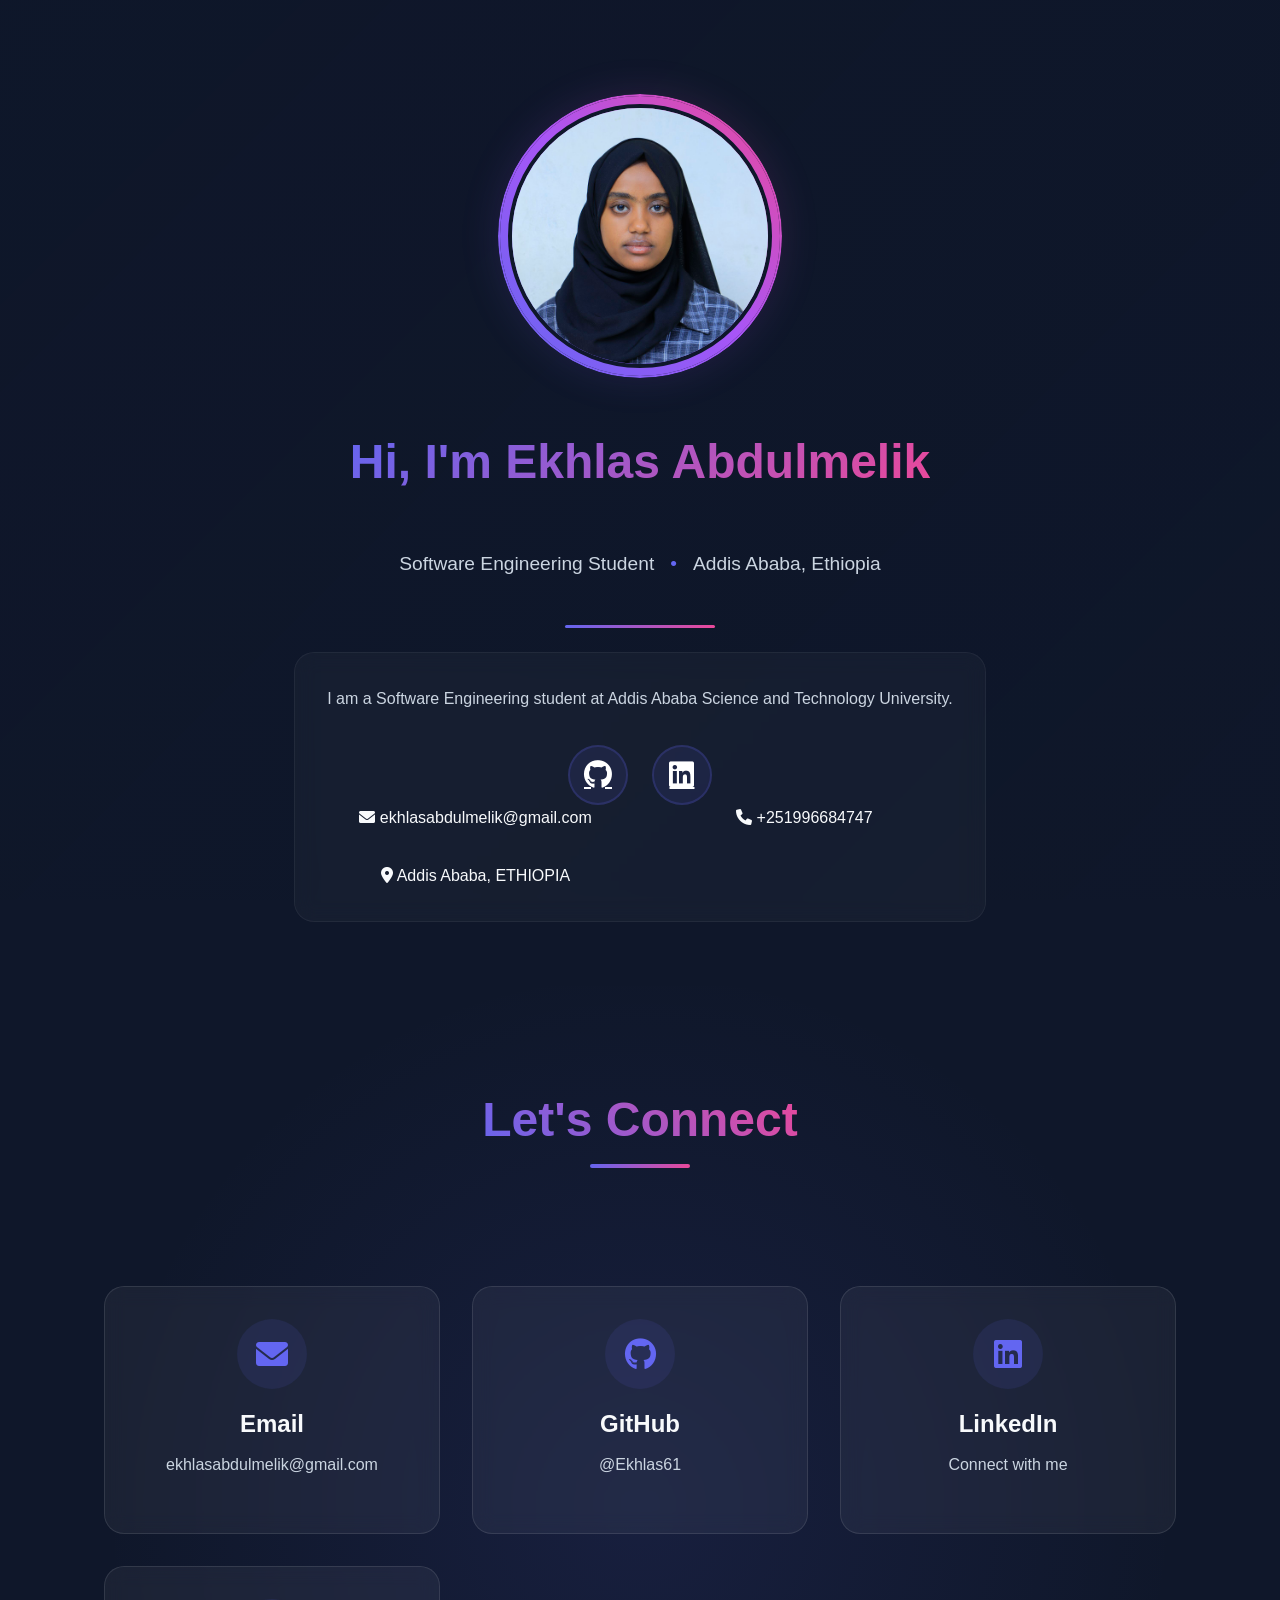
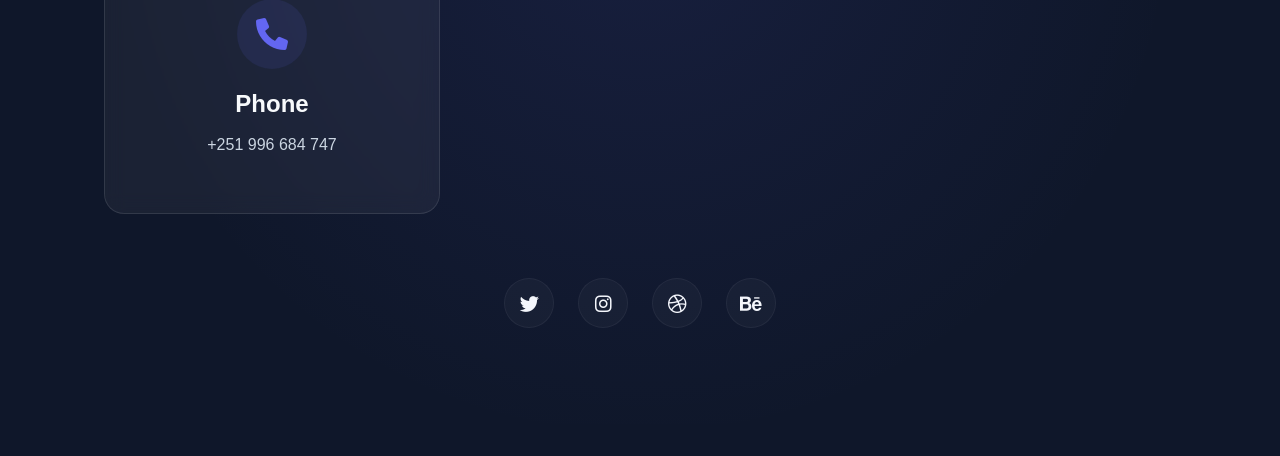
<file: index.html>
<!DOCTYPE html>
<html lang="en">
<head>
    <meta charset="UTF-8">
    <meta name="viewport" content="width=device-width, initial-scale=1.0">
    <title>Ekhlas Abdulmelik | Software Engineering Student</title>
    <link rel="stylesheet" href="style.css">
    <link rel="stylesheet" href="https://cdnjs.cloudflare.com/ajax/libs/font-awesome/6.0.0/css/all.min.css">
</head>
<body>
    <div class="container">
        <!-- Hero Section -->
        <section class="profile" id="profile">
            <div class="profile-content">
                <div class="profile-header">
                    <div class="profile-image-container">
                        <div class="profile-glow"></div>
                        <div class="profile-image">
                            <img src="profile.jpg" alt="Ekhlas Abdulmelik">
                        </div>
                        <div class="profile-dots">
                            <div class="dot"></div>
                            <div class="dot"></div>
                            <div class="dot"></div>
                            <div class="dot"></div>
                        </div>
                        <div class="profile-ring"></div>
                    </div>
                    <h1 class="glowing-text">Hi, I'm <span class="highlight">Ekhlas Abdulmelik</span></h1>
                    <div class="animated-subtitle">
                        <span class="profession">Software Engineering Student</span>
                        <span class="separator">•</span>
                        <span class="location">Addis Ababa, Ethiopia</span>
                    </div>
                </div>
                <div class="profile-description">
                    <p class="bio">
                        I am a Software Engineering student at Addis Ababa Science and Technology University.
                    </p>
                    <div class="social-links">
                        <a href="https://github.com/Ekhlas61" target="_blank" class="social-icon" title="GitHub">
                            <i class="fab fa-github"></i>
                        </a>
                        <a href="https://linkedin.com/" target="_blank" class="social-icon" title="LinkedIn">
                            <i class="fab fa-linkedin"></i>
                        </a>
                        
                    </div>
                    <div class="contact-info">
                        <p><i class="fas fa-envelope"></i> ekhlasabdulmelik@gmail.com</p>
                        <p><i class="fas fa-phone"></i> +251996684747</p>
                        <p><i class="fas fa-map-marker-alt"></i> Addis Ababa, ETHIOPIA</p>
                    </div>
                </div>
            </div>
        </section>

        <!-- Skills Section -->
        

        <!-- Projects Section -->
        

        <!-- Education Section -->
        

        <!-- Contact Section -->
        <section class="contact-section">
            <div class="contact-container">
                <h2 class="section-title">Let's Connect</h2>
                <div class="contact-grid">
                    <a href="mailto:ekhlasabdulmelik@gmail.com" class="contact-card">
                        <div class="contact-icon">
                            <i class="fas fa-envelope"></i>
                        </div>
                        <h3>Email</h3>
                        <p>ekhlasabdulmelik@gmail.com</p>
                        <div class="card-hover">
                            <span>Send Email</span>
                            <i class="fas fa-arrow-right"></i>
                        </div>
                    </a>

                    <a href="https://github.com/Ekhlas61" target="_blank" class="contact-card">
                        <div class="contact-icon">
                            <i class="fab fa-github"></i>
                        </div>
                        <h3>GitHub</h3>
                        <p>@Ekhlas61</p>
                        <div class="card-hover">
                            <span>View Projects</span>
                            <i class="fas fa-arrow-right"></i>
                        </div>
                    </a>

                    <a href="https://linkedin.com/" target="_blank" class="contact-card">
                        <div class="contact-icon">
                            <i class="fab fa-linkedin"></i>
                        </div>
                        <h3>LinkedIn</h3>
                        <p>Connect with me</p>
                        <div class="card-hover">
                            <span>Let's Network</span>
                            <i class="fas fa-arrow-right"></i>
                        </div>
                    </a>

                    <a href="tel:+251996684747" class="contact-card">
                        <div class="contact-icon">
                            <i class="fas fa-phone"></i>
                        </div>
                        <h3>Phone</h3>
                        <p>+251 996 684 747</p>
                        <div class="card-hover">
                            <span>Call Now</span>
                            <i class="fas fa-arrow-right"></i>
                        </div>
                    </a>
                </div>

                <div class="social-links">
                    <a href="#" class="social-link" aria-label="Twitter">
                        <i class="fab fa-twitter"></i>
                    </a>
                    <a href="#" class="social-link" aria-label="Instagram">
                        <i class="fab fa-instagram"></i>
                    </a>
                    <a href="#" class="social-link" aria-label="Dribbble">
                        <i class="fab fa-dribbble"></i>
                    </a>
                    <a href="#" class="social-link" aria-label="Behance">
                        <i class="fab fa-behance"></i>
                    </a>
                </div>
            </div>
        </section>
    </div>

    <script src="script.js"></script>
</body>
</html>
</file>
<file: style.css>
/* Variables */
:root {
    --primary: #6366f1;
    --secondary: #a855f7;
    --accent: #ec4899;
    --background: #0f172a;
    --surface: rgba(30, 41, 59, 0.9);
    --text: #f8fafc;
    --text-secondary: #cbd5e1;
    --success: #22c55e;
    --error: #ef4444;
    --neon-glow: 0 0 20px rgba(99, 102, 241, 0.4);
    --gradient: linear-gradient(135deg, var(--primary), var(--accent));
    --hover-transform: scale(1.05) translateY(-5px);
    --text-glow: 0 0 10px rgba(255, 255, 255, 0.8);
}

/* Base Styles */
* {
    margin: 0;
    padding: 0;
    box-sizing: border-box;
}

html {
    font-size: 16px;
    scroll-behavior: smooth;
}

body {
    font-family: 'Poppins', sans-serif;
    background-color: var(--background);
    color: var(--text);
    line-height: 1.6;
    position: relative;
}

body::before {
    content: '';
    position: fixed;
    top: 0;
    left: 0;
    width: 100%;
    height: 100%;
    background: linear-gradient(
        135deg,
        rgba(15, 23, 42, 0.95),
        rgba(15, 23, 42, 0.85)
    );
    z-index: -1;
}

.container {
    max-width: 1200px;
    margin: 0 auto;
    padding: 2rem;
}

/* Enhanced Profile Layout */
.profile {
    min-height: 100vh;
    display: flex;
    align-items: center;
    justify-content: center;
    padding: 2rem;
    position: relative;
    overflow: hidden;
    text-align: center;
}

.profile-content {
    max-width: 1200px;
    margin: 0 auto;
    padding: 2rem;
    text-align: center;
}

.profile-header {
    display: flex;
    flex-direction: column;
    align-items: center;
    gap: 2rem;
    margin-bottom: 3rem;
    position: relative;
}

.profile-header::after {
    content: '';
    position: absolute;
    bottom: -1.5rem;
    left: 50%;
    transform: translateX(-50%);
    width: 150px;
    height: 3px;
    background: var(--gradient);
    border-radius: 2px;
}

.profile-description {
    max-width: 800px;
    margin: 0 auto;
    padding: 2rem;
    background: rgba(255, 255, 255, 0.03);
    border-radius: 20px;
    border: 1px solid rgba(255, 255, 255, 0.05);
    backdrop-filter: blur(10px);
    transition: transform 0.3s ease, box-shadow 0.3s ease;
}

.profile-description:hover {
    transform: translateY(-5px);
    box-shadow: 0 10px 30px rgba(0, 0, 0, 0.2);
}

.glowing-text {
    font-size: 3rem;
    margin: 1rem 0;
    background: var(--gradient);
    -webkit-background-clip: text;
    background-clip: text;
    color: transparent;
    animation: glow 3s ease-in-out infinite;
}

.animated-subtitle {
    display: flex;
    align-items: center;
    justify-content: center;
    gap: 1rem;
    font-size: 1.2rem;
    color: var(--text-secondary);
    margin-bottom: 1.5rem;
}

.separator {
    color: var(--primary);
    animation: pulse 2s infinite;
}

.bio {
    line-height: 1.8;
    margin-bottom: 2rem;
    color: var(--text-secondary);
}

/* Responsive adjustments */
@media (max-width: 768px) {
    .profile-content {
        padding: 1rem;
    }

    .profile-description {
        padding: 1.5rem;
    }

    .glowing-text {
        font-size: 2.2rem;
    }

    .animated-subtitle {
        flex-direction: column;
        gap: 0.5rem;
    }

    .separator {
        display: none;
    }
}

/* Profile Grid Layout */
.profile-grid {
    display: flex;
    flex-direction: column;
    align-items: center;
    gap: 2rem;
}

/* Profile Image Styles */
.profile-image-container {
    position: relative;
    width: 280px;
    height: 280px;
    margin: 0 auto;
    animation: gentle-float 6s ease-in-out infinite;
}

.profile-glow {
    position: absolute;
    width: 100%;
    height: 100%;
    border-radius: 50%;
    background: linear-gradient(
        45deg,
        rgba(99, 102, 241, 0.3),
        rgba(168, 85, 247, 0.3),
        rgba(236, 72, 153, 0.3)
    );
    filter: blur(20px);
    opacity: 0.5;
    animation: pulse 3s ease-in-out infinite;
}

.profile-image {
    position: relative;
    width: 100%;
    height: 100%;
    border-radius: 50%;
    padding: 8px;
    background: linear-gradient(
        45deg,
        var(--primary),
        var(--secondary),
        var(--accent)
    );
    z-index: 2;
}

.profile-image img {
    width: 100%;
    height: 100%;
    border-radius: 50%;
    object-fit: cover;
    border: 4px solid var(--background);
    transition: all 0.5s ease;
    position: relative;
    z-index: 3;
}

.profile-ring {
    position: absolute;
    inset: -2px;
    border-radius: 50%;
    border: 2px solid transparent;
    background: linear-gradient(
        45deg,
        var(--primary),
        var(--secondary),
        var(--accent)
    ) border-box;
    -webkit-mask:
        linear-gradient(#fff 0 0) padding-box,
        linear-gradient(#fff 0 0);
    mask:
        linear-gradient(#fff 0 0) padding-box,
        linear-gradient(#fff 0 0);
    -webkit-mask-composite: destination-out;
    mask-composite: exclude;
}

.profile-dots {
    position: absolute;
    width: 100%;
    height: 100%;
    top: 0;
    left: 0;
    z-index: 1;
}

.dot {
    position: absolute;
    width: 8px;
    height: 8px;
    border-radius: 50%;
    background: var(--primary);
    filter: blur(2px);
    animation: pulse 2s infinite;
}

.dot:nth-child(1) {
    top: 5%;
    left: 50%;
    transform: translateX(-50%);
    background: var(--primary);
}

.dot:nth-child(2) {
    top: 50%;
    right: 5%;
    transform: translateY(-50%);
    background: var(--secondary);
    animation-delay: 0.5s;
}

.dot:nth-child(3) {
    bottom: 5%;
    left: 50%;
    transform: translateX(-50%);
    background: var(--accent);
    animation-delay: 1s;
}

.dot:nth-child(4) {
    top: 50%;
    left: 5%;
    transform: translateY(-50%);
    background: var(--primary);
    animation-delay: 1.5s;
}

/* Enhanced Animations */
@keyframes gentle-float {
    0%, 100% {
        transform: translateY(0);
    }
    50% {
        transform: translateY(-10px);
    }
}

@keyframes pulse {
    0%, 100% {
        transform: scale(1);
        opacity: 0.5;
    }
    50% {
        transform: scale(1.2);
        opacity: 0.2;
    }
}

/* Hover Effects */
.profile-image-container:hover .profile-glow {
    filter: blur(25px);
    opacity: 0.7;
}

.profile-image-container:hover img {
    transform: scale(1.05);
    box-shadow: 0 0 30px rgba(99, 102, 241, 0.3);
}

.profile-image-container:hover .dot {
    animation-duration: 1.5s;
}

/* Shine Effect */
.profile-image::after {
    content: '';
    position: absolute;
    top: -50%;
    left: -50%;
    width: 200%;
    height: 200%;
    background: linear-gradient(
        45deg,
        transparent,
        rgba(255, 255, 255, 0.3),
        transparent
    );
    transform: translate(-100%, -100%);
    animation: shine 3s infinite;
    z-index: 4;
}

@keyframes shine {
    0% {
        transform: translate(-100%, -100%);
    }
    100% {
        transform: translate(50%, 50%);
    }
}

/* Responsive Design */
@media (max-width: 768px) {
    .profile-image-container {
        width: 220px;
        height: 220px;
    }

    .dot {
        width: 6px;
        height: 6px;
    }
}

/* Enhanced Sections */
section {
    padding: 6rem 0;
    text-align: center;
    position: relative;
}

.section-container {
    max-width: 1200px;
    margin: 0 auto;
    padding: 0 2rem;
    position: relative;
}

.section-title {
    font-size: 2.5rem;
    margin-bottom: 3rem;
    position: relative;
    display: inline-block;
}

.section-title::before {
    content: '';
    position: absolute;
    width: 50px;
    height: 50px;
    background: var(--gradient);
    opacity: 0.2;
    border-radius: 50%;
    left: -20px;
    top: -10px;
    z-index: -1;
}

/* Enhanced Cards Layout */
.cards-grid {
    display: grid;
    grid-template-columns: repeat(auto-fit, minmax(300px, 1fr));
    gap: 2rem;
    margin: 0 auto;
    max-width: 1200px;
}

.card {
    background: rgba(30, 41, 59, 0.7);
    backdrop-filter: blur(10px);
    border-radius: 20px;
    padding: 2rem;
    text-align: center;
    transition: transform 0.3s ease;
    position: relative;
    overflow: hidden;
}

.card::before {
    content: '';
    position: absolute;
    inset: 0;
    border-radius: 20px;
    padding: 1px;
    background: linear-gradient(45deg, 
        rgba(99, 102, 241, 0.3), 
        rgba(168, 85, 247, 0.3)
    );
    -webkit-mask: 
        linear-gradient(#fff 0 0) content-box, 
        linear-gradient(#fff 0 0);
    mask: 
        linear-gradient(#fff 0 0) content-box, 
        linear-gradient(#fff 0 0);
    -webkit-mask-composite: xor;
    mask-composite: exclude;
}

.card:hover {
    transform: translateY(-5px);
}

/* Enhanced Contact Section */
.contact-section {
    padding: 6rem 0;
    background: var(--background);
    position: relative;
    overflow: hidden;
}

.contact-section::before {
    content: '';
    position: absolute;
    top: 0;
    left: 0;
    right: 0;
    height: 100%;
    background: radial-gradient(circle at 50% 50%, 
        rgba(99, 102, 241, 0.1) 0%,
        transparent 70%);
    pointer-events: none;
}

.contact-container {
    max-width: 1200px;
    margin: 0 auto;
    padding: 0 2rem;
}

.contact-grid {
    display: grid;
    grid-template-columns: repeat(auto-fit, minmax(250px, 1fr));
    gap: 2rem;
    margin: 4rem 0;
}

.contact-card {
    background: rgba(255, 255, 255, 0.03);
    border-radius: 20px;
    padding: 2rem;
    text-align: center;
    position: relative;
    overflow: hidden;
    transition: all 0.4s ease;
    text-decoration: none;
    border: 1px solid rgba(255, 255, 255, 0.05);
}

.contact-card::before {
    content: '';
    position: absolute;
    top: 0;
    left: 0;
    width: 100%;
    height: 100%;
    background: var(--gradient);
    opacity: 0;
    transition: opacity 0.4s ease;
    z-index: 1;
}

.contact-card:hover {
    transform: translateY(-10px);
    border-color: var(--primary);
}

.contact-card:hover::before {
    opacity: 0.1;
}

.contact-icon {
    width: 70px;
    height: 70px;
    margin: 0 auto 1.5rem;
    display: flex;
    align-items: center;
    justify-content: center;
    font-size: 2rem;
    color: var(--primary);
    background: rgba(99, 102, 241, 0.1);
    border-radius: 50%;
    transition: all 0.4s ease;
    position: relative;
    z-index: 2;
}

.contact-card:hover .contact-icon {
    background: var(--primary);
    color: var(--background);
    transform: scale(1.1);
}

.contact-card h3 {
    color: var(--text);
    font-size: 1.5rem;
    margin-bottom: 0.5rem;
    position: relative;
    z-index: 2;
}

.contact-card p {
    color: var(--text-secondary);
    margin-bottom: 1.5rem;
    position: relative;
    z-index: 2;
}

.card-hover {
    position: absolute;
    bottom: 0;
    left: 0;
    right: 0;
    padding: 1rem;
    background: var(--gradient);
    display: flex;
    align-items: center;
    justify-content: center;
    gap: 0.5rem;
    transform: translateY(100%);
    transition: transform 0.4s ease;
}

.contact-card:hover .card-hover {
    transform: translateY(0);
}

.card-hover span {
    color: white;
    font-weight: 500;
}

.card-hover i {
    transition: transform 0.3s ease;
}

.contact-card:hover .card-hover i {
    transform: translateX(5px);
}

.social-links {
    display: flex;
    justify-content: center;
    gap: 1.5rem;
    margin-top: 3rem;
}

.social-link {
    width: 50px;
    height: 50px;
    border-radius: 50%;
    display: flex;
    align-items: center;
    justify-content: center;
    background: rgba(255, 255, 255, 0.03);
    color: var(--text);
    font-size: 1.2rem;
    transition: all 0.4s ease;
    border: 1px solid rgba(255, 255, 255, 0.05);
    text-decoration: none;
}

.social-link:hover {
    background: var(--gradient);
    color: white;
    transform: translateY(-5px);
}

/* Responsive Design */
@media (max-width: 768px) {
    .contact-section {
        padding: 4rem 0;
    }

    .contact-grid {
        grid-template-columns: 1fr;
        gap: 1.5rem;
    }

    .contact-card {
        padding: 1.5rem;
    }

    .social-links {
        gap: 1rem;
    }

    .social-link {
        width: 40px;
        height: 40px;
        font-size: 1rem;
    }
}

/* Enhanced Social Links */
.social-links {
    display: flex;
    gap: 1.5rem;
    margin-top: 2rem;
    justify-content: center;
}

.social-icon {
    font-size: 1.5rem;
    color: var(--text);
    background: rgba(99, 102, 241, 0.1);
    border: 2px solid rgba(99, 102, 241, 0.2);
    padding: 0.8rem;
    border-radius: 12px;
    transition: all 0.4s ease;
    display: flex;
    align-items: center;
    justify-content: center;
}

.social-icon:hover {
    transform: translateY(-5px);
    background: var(--gradient);
    border-color: transparent;
    box-shadow: var(--neon-glow);
}

/* Enhanced Form */
.contact-form-container {
    background: var(--surface);
    padding: 3rem;
    border-radius: 20px;
    border: 1px solid rgba(99, 102, 241, 0.2);
    box-shadow: 0 10px 30px rgba(0, 0, 0, 0.2);
}

.form-group {
    margin-bottom: 1.5rem;
}

.form-group label {
    display: block;
    color: var(--text);
    margin-bottom: 0.5rem;
    font-size: 0.9rem;
}

.form-group input,
.form-group textarea {
    width: 100%;
    padding: 1rem;
    background: rgba(99, 102, 241, 0.1);
    border: 1px solid rgba(99, 102, 241, 0.2);
    border-radius: 10px;
    color: var(--text);
    font-size: 1rem;
    transition: all 0.3s ease;
}

.form-group input:focus,
.form-group textarea:focus {
    outline: none;
    border-color: var(--accent);
    box-shadow: 0 0 0 3px rgba(236, 72, 153, 0.1);
    background: rgba(99, 102, 241, 0.15);
}

.submit-btn {
    width: 100%;
    padding: 1rem;
    background: var(--gradient);
    border: none;
    border-radius: 10px;
    color: var(--text);
    font-size: 1rem;
    font-weight: 600;
    cursor: pointer;
    transition: all 0.4s ease;
    display: flex;
    align-items: center;
    justify-content: center;
    gap: 0.5rem;
}

.submit-btn:hover {
    transform: translateY(-3px);
    box-shadow: var(--neon-glow);
}

.submit-btn i {
    transition: transform 0.4s ease;
}

.submit-btn:hover i {
    transform: translateX(5px);
}

/* Animations */
@keyframes float {
    0%, 100% { transform: translateY(0); }
    50% { transform: translateY(-20px); }
}

/* Enhanced Responsive Design */
@media (max-width: 768px) {
    .profile-image-container {
        animation: float 4s ease-in-out infinite;
    }
    
    .project-card:hover {
        transform: translateY(-5px) scale(1.01);
    }
    
    .custom-cursor {
        display: none;
    }
}

/* Scroll Progress Bar */
.scroll-progress {
    position: fixed;
    top: 0;
    left: 0;
    width: 100%;
    height: 4px;
    background: linear-gradient(90deg, #6366f1, #a855f7, #ec4899);
    transform-origin: 0 50%;
    transform: scaleX(0);
    z-index: 1000;
}

/* Enhanced Profile Section */
.skill-item {
    position: relative;
    overflow: hidden;
    background: rgba(99, 102, 241, 0.1);
    backdrop-filter: blur(10px);
    border: 2px solid rgba(99, 102, 241, 0.2);
    padding: 1.5rem;
    border-radius: 15px;
    transition: all 0.4s ease;
}

.skill-item:hover {
    transform: var(--hover-transform);
    border-color: #6366f1;
    box-shadow: var(--neon-glow);
}

.skill-item::before {
    content: '';
    position: absolute;
    top: -50%;
    left: -50%;
    width: 200%;
    height: 200%;
    background: radial-gradient(circle, rgba(99, 102, 241, 0.2), transparent 70%);
    opacity: 0;
    transition: all 0.4s ease;
}

.skill-item:hover::before {
    opacity: 1;
    transform: translate(25%, 25%);
}

/* Enhanced Project Cards */
.project-card {
    position: relative;
    overflow: hidden;
    background: rgba(99, 102, 241, 0.1);
    backdrop-filter: blur(10px);
    border: 2px solid rgba(99, 102, 241, 0.2);
    border-radius: 20px;
    padding: 2rem;
    transition: all 0.4s cubic-bezier(0.175, 0.885, 0.32, 1.275);
}

.project-card::before {
    content: '';
    position: absolute;
    top: 0;
    left: -100%;
    width: 100%;
    height: 100%;
    background: linear-gradient(
        90deg,
        transparent,
        rgba(255, 255, 255, 0.2),
        transparent
    );
    transition: all 0.6s ease;
}

.project-card:hover {
    transform: var(--hover-transform);
    border-color: #6366f1;
    box-shadow: var(--neon-glow);
}

.project-card:hover::before {
    left: 100%;
}

/* Enhanced Contact Section */
.contact-method {
    background: rgba(99, 102, 241, 0.1);
    border: 2px solid rgba(99, 102, 241, 0.2);
    border-radius: 15px;
    padding: 2rem;
    transition: all 0.4s ease;
    position: relative;
    overflow: hidden;
}

.contact-method:hover {
    transform: var(--hover-transform);
    border-color: #6366f1;
    box-shadow: var(--neon-glow);
}

.contact-method i {
    font-size: 2.5rem;
    color: #6366f1;
    margin-bottom: 1rem;
    transition: all 0.4s ease;
}

.contact-method:hover i {
    transform: scale(1.2) rotate(360deg);
    color: #a855f7;
}

/* Enhanced Form Elements */
.form-group input,
.form-group textarea {
    background: rgba(99, 102, 241, 0.1);
    border: 2px solid rgba(99, 102, 241, 0.2);
    border-radius: 10px;
    padding: 1rem;
    color: #fff;
    transition: all 0.3s ease;
}

.form-group input:focus,
.form-group textarea:focus {
    border-color: #6366f1;
    box-shadow: var(--neon-glow);
    transform: translateY(-2px);
}

.submit-btn {
    background: linear-gradient(45deg, #6366f1, #a855f7, #ec4899);
    background-size: 200% 200%;
    animation: gradientMove 3s ease infinite;
    border: none;
    border-radius: 10px;
    padding: 1rem 2rem;
    color: #fff;
    font-weight: 600;
    cursor: pointer;
    transition: all 0.4s ease;
    position: relative;
    overflow: hidden;
}

.submit-btn:hover {
    transform: var(--hover-transform);
    box-shadow: var(--neon-glow);
}

/* Enhanced Social Icons */
.social-icon {
    font-size: 1.8rem;
    color: #fff;
    background: rgba(99, 102, 241, 0.1);
    border: 2px solid rgba(99, 102, 241, 0.2);
    border-radius: 50%;
    width: 60px;
    height: 60px;
    display: flex;
    align-items: center;
    justify-content: center;
    transition: all 0.4s ease;
    position: relative;
    overflow: hidden;
}

.social-icon::before {
    content: '';
    position: absolute;
    top: -50%;
    left: -50%;
    width: 200%;
    height: 200%;
    background: radial-gradient(circle, rgba(99, 102, 241, 0.3), transparent 70%);
    opacity: 0;
    transition: all 0.4s ease;
}

.social-icon:hover {
    transform: var(--hover-transform);
    border-color: #6366f1;
    box-shadow: var(--neon-glow);
    color: #fff;
}

.social-icon:hover::before {
    opacity: 1;
    transform: translate(25%, 25%);
}

/* Animation Keyframes */
@keyframes float {
    0%, 100% { transform: translateY(0); }
    50% { transform: translateY(-20px); }
}

@keyframes gradientBorder {
    0% { background-position: 0% 50%; }
    50% { background-position: 100% 50%; }
    100% { background-position: 0% 50%; }
}

@keyframes titlePulse {
    0%, 100% { text-shadow: 0 0 10px rgba(255, 255, 255, 0.8); }
    50% { text-shadow: 0 0 20px rgba(255, 255, 255, 1); }
}

@keyframes gradientSlide {
    0% { background-position: 0% 50%; }
    100% { background-position: 100% 50%; }
}

@keyframes gradientMove {
    0% { background-position: 0% 50%; }
    50% { background-position: 100% 50%; }
    100% { background-position: 0% 50%; }
}

/* Enhanced Mobile Responsiveness */
@media (max-width: 768px) {
    .profile-image-container {
        animation: float 4s ease-in-out infinite;
    }
    
    .skill-item:hover,
    .project-card:hover,
    .contact-method:hover,
    .social-icon:hover {
        transform: scale(1.02) translateY(-3px);
    }
    
    .section-title {
        font-size: 2rem;
    }
}

/* Enhanced Visibility and Animations */
.skill-item {
    position: relative;
    overflow: hidden;
    background: rgba(99, 102, 241, 0.1);
    backdrop-filter: blur(10px);
    border: 2px solid rgba(99, 102, 241, 0.2);
    padding: 1.5rem;
    border-radius: 15px;
    transition: all 0.4s ease;
}

.skill-item::before {
    content: '';
    position: absolute;
    top: -50%;
    left: -50%;
    width: 200%;
    height: 200%;
    background: radial-gradient(circle, rgba(99, 102, 241, 0.2), transparent 70%);
    opacity: 0;
    transition: all 0.4s ease;
}

.skill-item:hover {
    transform: var(--hover-transform);
    border-color: #6366f1;
    box-shadow: var(--neon-glow);
}

.skill-item:hover::before {
    opacity: 1;
    transform: translate(25%, 25%);
}

.project-card {
    position: relative;
    overflow: hidden;
    background: rgba(99, 102, 241, 0.1);
    backdrop-filter: blur(10px);
    border: 2px solid rgba(99, 102, 241, 0.2);
    border-radius: 20px;
    padding: 2rem;
    transition: all 0.4s cubic-bezier(0.175, 0.885, 0.32, 1.275);
}

.project-card::before {
    content: '';
    position: absolute;
    top: 0;
    left: -100%;
    width: 100%;
    height: 100%;
    background: linear-gradient(
        90deg,
        transparent,
        rgba(255, 255, 255, 0.2),
        transparent
    );
    transition: all 0.6s ease;
}

.project-card:hover {
    transform: var(--hover-transform);
    border-color: #6366f1;
    box-shadow: var(--neon-glow);
}

.project-card:hover::before {
    left: 100%;
}

.contact-method {
    background: rgba(99, 102, 241, 0.1);
    border: 2px solid rgba(99, 102, 241, 0.2);
    border-radius: 15px;
    padding: 2rem;
    transition: all 0.4s ease;
    position: relative;
    overflow: hidden;
}

.contact-method:hover {
    transform: var(--hover-transform);
    border-color: #6366f1;
    box-shadow: var(--neon-glow);
}

.contact-method i {
    font-size: 2.5rem;
    color: #6366f1;
    margin-bottom: 1rem;
    transition: all 0.4s ease;
}

.contact-method:hover i {
    transform: scale(1.2) rotate(360deg);
    color: #a855f7;
}

.form-group input,
.form-group textarea {
    background: rgba(99, 102, 241, 0.1);
    border: 2px solid rgba(99, 102, 241, 0.2);
    border-radius: 10px;
    padding: 1rem;
    color: #fff;
    transition: all 0.3s ease;
}

.form-group input:focus,
.form-group textarea:focus {
    border-color: #6366f1;
    box-shadow: var(--neon-glow);
    transform: translateY(-2px);
}

.submit-btn {
    background: linear-gradient(45deg, #6366f1, #a855f7, #ec4899);
    background-size: 200% 200%;
    animation: gradientMove 3s ease infinite;
    border: none;
    border-radius: 10px;
    padding: 1rem 2rem;
    color: #fff;
    font-weight: 600;
    cursor: pointer;
    transition: all 0.4s ease;
    position: relative;
    overflow: hidden;
}

.submit-btn:hover {
    transform: var(--hover-transform);
    box-shadow: var(--neon-glow);
}

.social-icon {
    font-size: 1.8rem;
    color: #fff;
    background: rgba(99, 102, 241, 0.1);
    border: 2px solid rgba(99, 102, 241, 0.2);
    border-radius: 50%;
    width: 60px;
    height: 60px;
    display: flex;
    align-items: center;
    justify-content: center;
    transition: all 0.4s ease;
    position: relative;
    overflow: hidden;
}

.social-icon::before {
    content: '';
    position: absolute;
    top: -50%;
    left: -50%;
    width: 200%;
    height: 200%;
    background: radial-gradient(circle, rgba(99, 102, 241, 0.3), transparent 70%);
    opacity: 0;
    transition: all 0.4s ease;
}

.social-icon:hover {
    transform: var(--hover-transform);
    border-color: #6366f1;
    box-shadow: var(--neon-glow);
    color: #fff;
}

.social-icon:hover::before {
    opacity: 1;
    transform: translate(25%, 25%);
}

/* Feature Section Styles */
.feature-section {
    padding: 4rem 0;
    position: relative;
    overflow: hidden;
}

.feature-image-container {
    position: relative;
    width: 100%;
    height: 500px;
    border-radius: 30px;
    overflow: hidden;
    transform: perspective(1000px) rotateX(5deg);
    transition: transform 0.5s ease;
    box-shadow: 0 20px 40px rgba(0, 0, 0, 0.2);
}

.feature-image {
    width: 100%;
    height: 100%;
}

.feature-image img {
    width: 100%;
    height: 100%;
    object-fit: cover;
    transition: transform 0.5s ease;
}

.feature-overlay {
    position: absolute;
    inset: 0;
    background: linear-gradient(
        45deg,
        rgba(99, 102, 241, 0.3),
        rgba(168, 85, 247, 0.3)
    );
    opacity: 0;
    transition: opacity 0.3s ease;
}

.feature-image-container:hover {
    transform: perspective(1000px) rotateX(0deg) scale(1.02);
}

.feature-image-container:hover .feature-image img {
    transform: scale(1.1);
}

.feature-image-container:hover .feature-overlay {
    opacity: 1;
}

/* Skills Section Styles */
.skills {
    padding: 6rem 0;
    background: var(--background);
    position: relative;
}

.skills::before {
    content: '';
    position: absolute;
    top: 0;
    left: 0;
    right: 0;
    height: 100%;
    background: radial-gradient(circle at 50% 50%, 
        rgba(99, 102, 241, 0.1) 0%,
        transparent 50%);
    pointer-events: none;
}

.section-title {
    text-align: center;
    font-size: 3rem;
    margin-bottom: 4rem;
    background: linear-gradient(45deg, var(--primary), var(--accent));
    -webkit-background-clip: text;
    color: transparent;
    position: relative;
}

.section-title::after {
    content: '';
    position: absolute;
    bottom: -10px;
    left: 50%;
    transform: translateX(-50%);
    width: 100px;
    height: 4px;
    background: var(--gradient);
    border-radius: 2px;
}

.skills-grid {
    display: grid;
    grid-template-columns: repeat(auto-fit, minmax(280px, 1fr));
    gap: 2.5rem;
    padding: 0 2rem;
}

.skill-card {
    background: rgba(255, 255, 255, 0.03);
    border-radius: 20px;
    padding: 2.5rem;
    text-align: center;
    transition: all 0.4s ease;
    border: 1px solid rgba(255, 255, 255, 0.05);
    position: relative;
    overflow: hidden;
}

.skill-card::before {
    content: '';
    position: absolute;
    top: 0;
    left: 0;
    width: 100%;
    height: 100%;
    background: radial-gradient(circle at 50% 0%, 
        rgba(99, 102, 241, 0.1),
        transparent 70%);
    opacity: 0;
    transition: opacity 0.4s ease;
}

.skill-card:hover {
    transform: translateY(-10px);
    border-color: rgba(99, 102, 241, 0.3);
}

.skill-card:hover::before {
    opacity: 1;
}

.skill-icon-wrapper {
    position: relative;
    width: 120px;
    height: 120px;
    margin: 0 auto 1.5rem;
}

.skill-icon {
    position: absolute;
    top: 50%;
    left: 50%;
    transform: translate(-50%, -50%);
    font-size: 2.5rem;
    color: var(--primary);
    z-index: 2;
    transition: all 0.4s ease;
}

.skill-circle {
    width: 120px;
    height: 120px;
    transform: rotate(-90deg);
}

.skill-circle circle {
    fill: none;
    stroke: var(--primary);
    stroke-width: 2;
    stroke-dasharray: 314;
    stroke-dashoffset: 314;
    transition: stroke-dashoffset 1.5s ease;
}

.skill-card:hover .skill-circle circle {
    stroke-dashoffset: var(--progress);
}

.skill-percentage {
    position: absolute;
    top: 50%;
    left: 50%;
    transform: translate(-50%, -50%);
    font-size: 1.2rem;
    font-weight: 600;
    color: var(--text);
    opacity: 0;
    transition: opacity 0.4s ease;
}

.skill-card:hover .skill-percentage {
    opacity: 1;
}

.skill-card h3 {
    font-size: 1.5rem;
    margin-bottom: 1rem;
    color: var(--text);
}

.skill-tags {
    display: flex;
    gap: 0.5rem;
    justify-content: center;
    flex-wrap: wrap;
}

.skill-tags span {
    background: rgba(99, 102, 241, 0.1);
    color: var(--primary);
    padding: 0.5rem 1rem;
    border-radius: 20px;
    font-size: 0.9rem;
    transition: all 0.3s ease;
}

.skill-tags span:hover {
    background: var(--primary);
    color: var(--background);
    transform: translateY(-2px);
}

/* Add animation for skill circles */
@keyframes fillCircle {
    from {
        stroke-dashoffset: 314;
    }
    to {
        stroke-dashoffset: var(--progress);
    }
}

/* Add custom properties for different skill levels */
.skill-card:nth-child(1) .skill-circle circle {
    --progress: 31.4; /* 90% of 314 */
}

.skill-card:nth-child(2) .skill-circle circle {
    --progress: 47.1; /* 85% of 314 */
}

.skill-card:nth-child(3) .skill-circle circle {
    --progress: 62.8; /* 80% of 314 */
}

.skill-card:nth-child(4) .skill-circle circle {
    --progress: 78.5; /* 75% of 314 */
}

.skill-card:nth-child(5) .skill-circle circle {
    --progress: 47.1; /* 85% of 314 */
}

.skill-card:nth-child(6) .skill-circle circle {
    --progress: 37.68; /* 88% of 314 */
}

/* Responsive adjustments */
@media (max-width: 768px) {
    .skills-grid {
        grid-template-columns: repeat(auto-fit, minmax(250px, 1fr));
        gap: 1.5rem;
        padding: 0 1rem;
    }

    .skill-card {
        padding: 2rem;
    }

    .skill-icon-wrapper {
        width: 100px;
        height: 100px;
    }

    .skill-circle {
        width: 100px;
        height: 100px;
    }

    .skill-icon {
        font-size: 2rem;
    }
}

/* Contact Section Styles */
.contact {
    padding: 4rem 0;
    background: var(--background);
}

.contact-container {
    max-width: 1200px;
    margin: 0 auto;
    padding: 0 2rem;
}

.contact-content {
    display: grid;
    grid-template-columns: 1fr 1fr;
    gap: 4rem;
    margin-top: 3rem;
}

.contact-info {
    display: grid;
    grid-template-columns: repeat(auto-fit, minmax(250px, 1fr));
    gap: 2rem;
}

.contact-card {
    background: rgba(255, 255, 255, 0.05);
    padding: 2rem;
    border-radius: 20px;
    text-align: center;
    backdrop-filter: blur(10px);
    border: 1px solid rgba(255, 255, 255, 0.1);
    transition: transform 0.3s ease;
}

.contact-card:hover {
    transform: translateY(-10px);
}

.contact-icon {
    font-size: 2rem;
    color: var(--primary);
    margin-bottom: 1rem;
}

.contact-form {
    background: rgba(255, 255, 255, 0.05);
    padding: 3rem;
    border-radius: 20px;
    backdrop-filter: blur(10px);
    border: 1px solid rgba(255, 255, 255, 0.1);
}

.form-group {
    margin-bottom: 1.5rem;
}

.form-group input,
.form-group textarea {
    width: 100%;
    padding: 1rem;
    background: rgba(255, 255, 255, 0.05);
    border: 1px solid rgba(255, 255, 255, 0.1);
    border-radius: 10px;
    color: var(--text);
    font-size: 1rem;
    transition: all 0.3s ease;
}

.form-group textarea {
    height: 150px;
    resize: none;
}

.form-group input:focus,
.form-group textarea:focus {
    outline: none;
    border-color: var(--primary);
    box-shadow: 0 0 0 2px rgba(99, 102, 241, 0.2);
}

.submit-btn {
    background: var(--gradient);
    color: white;
    padding: 1rem 2rem;
    border: none;
    border-radius: 10px;
    font-size: 1rem;
    font-weight: 600;
    cursor: pointer;
    transition: transform 0.3s ease;
    display: flex;
    align-items: center;
    gap: 0.5rem;
    width: 100%;
    justify-content: center;
}

.submit-btn:hover {
    transform: translateY(-2px);
}

.submit-btn i {
    transition: transform 0.3s ease;
}

.submit-btn:hover i {
    transform: translateX(5px);
}

/* Responsive Design */
@media (max-width: 768px) {
    .contact-content {
        grid-template-columns: 1fr;
        gap: 2rem;
    }

    .feature-image-container {
        height: 400px;
        transform: none;
    }

    .feature-image-container:hover {
        transform: scale(1.02);
    }
}

/* Skills Feature Section */
.skills-feature-section {
    padding: 6rem 0;
    background: var(--background);
    position: relative;
    display: grid;
    grid-template-columns: 1fr 2fr;
    gap: 4rem;
    align-items: center;
    max-width: 1400px;
    margin: 0 auto;
    padding: 4rem 2rem;
}

.feature-image-container {
    position: relative;
    height: 100%;
    min-height: 600px;
    border-radius: 30px;
    overflow: hidden;
    transform: perspective(1000px) rotateY(5deg);
    transition: all 0.5s ease;
    box-shadow: 0 20px 40px rgba(0, 0, 0, 0.2);
}

.feature-image {
    width: 100%;
    height: 100%;
    position: relative;
}

.feature-image img {
    width: 100%;
    height: 100%;
    object-fit: cover;
    transition: transform 0.5s ease;
}

.feature-overlay {
    position: absolute;
    inset: 0;
    background: linear-gradient(
        45deg,
        rgba(99, 102, 241, 0.2),
        rgba(168, 85, 247, 0.2)
    );
    opacity: 0;
    transition: opacity 0.3s ease;
}

.feature-image-container:hover {
    transform: perspective(1000px) rotateY(0deg) scale(1.02);
}

.feature-image-container:hover .feature-image img {
    transform: scale(1.1);
}

.feature-image-container:hover .feature-overlay {
    opacity: 1;
}

/* Skills Section Styles */
.skills-section {
    padding-right: 2rem;
}

.skills-grid {
    display: grid;
    grid-template-columns: repeat(auto-fit, minmax(200px, 1fr));
    gap: 2rem;
}

/* Floating Animation for Feature Image */
@keyframes floatImage {
    0%, 100% {
        transform: perspective(1000px) rotateY(5deg) translateY(0);
    }
    50% {
        transform: perspective(1000px) rotateY(5deg) translateY(-20px);
    }
}

.feature-image-container {
    animation: floatImage 6s ease-in-out infinite;
}

/* Glowing Effect */
.feature-image-container::after {
    content: '';
    position: absolute;
    inset: -2px;
    background: var(--gradient);
    filter: blur(20px);
    opacity: 0;
    transition: opacity 0.3s ease;
    z-index: -1;
}

.feature-image-container:hover::after {
    opacity: 0.5;
}

/* Responsive Design */
@media (max-width: 1200px) {
    .skills-feature-section {
        grid-template-columns: 1fr;
        gap: 3rem;
    }

    .feature-image-container {
        min-height: 400px;
        width: 100%;
        max-width: 600px;
        margin: 0 auto;
    }

    .skills-section {
        padding-right: 0;
    }
}

@media (max-width: 768px) {
    .skills-feature-section {
        padding: 3rem 1rem;
    }

    .feature-image-container {
        min-height: 300px;
        transform: none;
        animation: none;
    }

    .feature-image-container:hover {
        transform: scale(1.02);
    }

    .skills-grid {
        grid-template-columns: repeat(auto-fit, minmax(150px, 1fr));
        gap: 1.5rem;
    }
}
</file>
